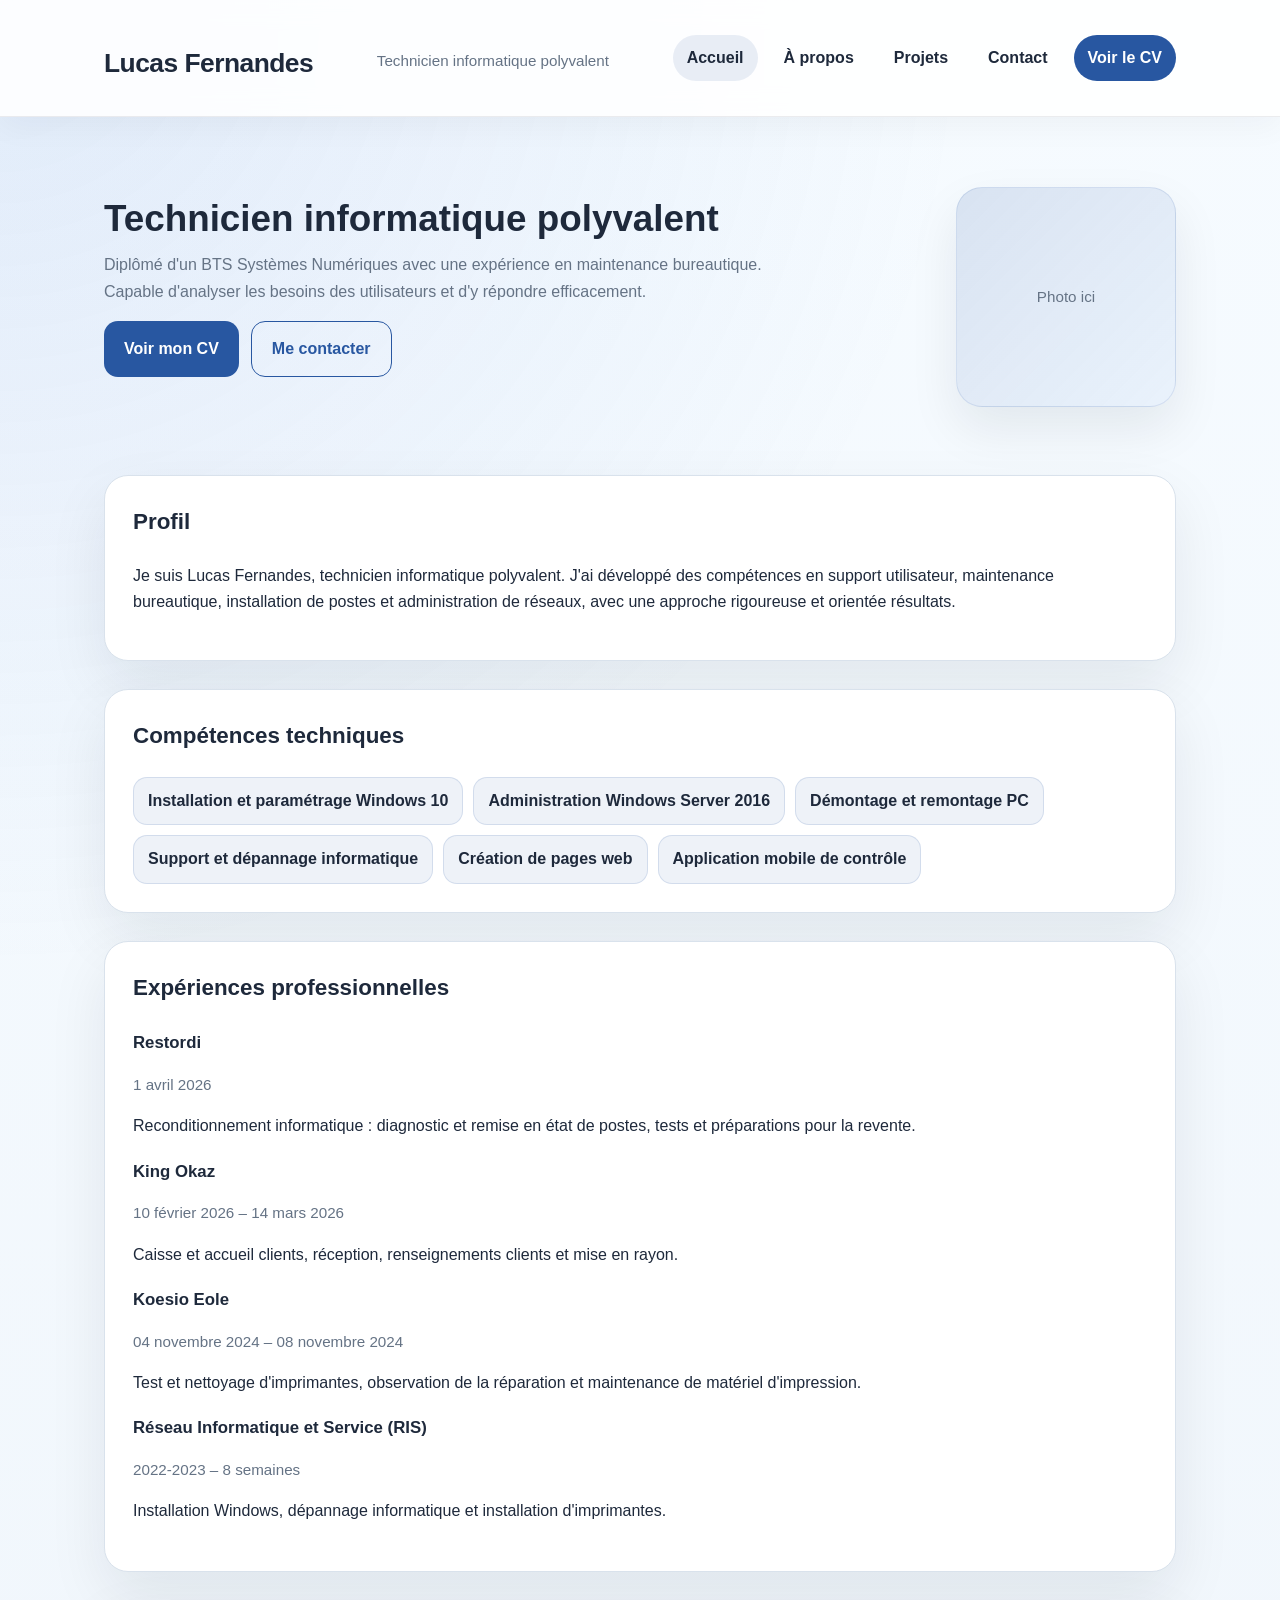
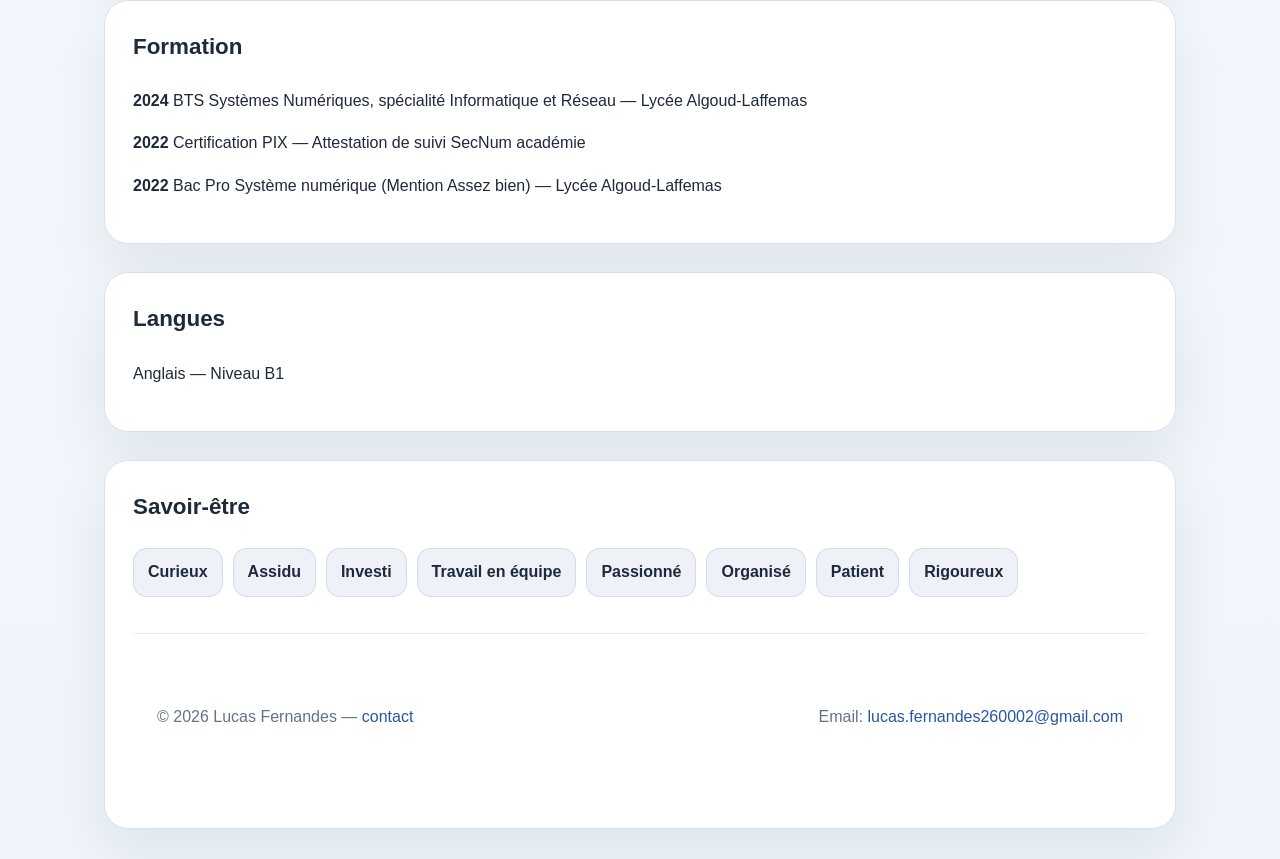
<file: index.html>
<!doctype html>
<html lang="fr">
<head>
	<meta charset="utf-8" />
	<meta name="viewport" content="width=device-width,initial-scale=1" />
	<title>Lucas Fernandes — CV</title>
	<meta name="description" content="CV de Lucas Fernandes — Développeur web" />
	<link rel="stylesheet" href="styles.css" />
	<link rel="icon" href="data:;base64,iVBORw0KGgo=" />
</head>
<body id="top">
	<header class="site-header">
		<div class="container">
			<h1 class="name">Lucas Fernandes</h1>
			<p class="tag">Technicien informatique polyvalent</p>
			<nav class="main-nav">
				<a href="index.html" class="active">Accueil</a>
				<a href="about.html">À propos</a>
				<a href="projets.html">Projets</a>
				<a href="contact.html">Contact</a>
			<a class="download" href="assets/CV%20Lucas%20fernandes.pdf" target="_blank" rel="noopener noreferrer">Voir le CV</a>
		</nav>
		</div>
	</header>

	<main class="container">
		<section class="hero">
			<div class="hero-left">
        <h2>Technicien informatique polyvalent</h2>
        <p>Diplômé d'un BTS Systèmes Numériques avec une expérience en maintenance bureautique. Capable d'analyser les besoins des utilisateurs et d'y répondre efficacement.</p>
        <p class="quicklinks">
          <a class="btn" href="assets/CV%20Lucas%20fernandes.pdf" target="_blank" rel="noopener noreferrer">Voir mon CV</a>
          <a class="btn ghost" href="contact.html">Me contacter</a>
        </p>
      </div>
      <div class="hero-right">
        <div class="photo">Photo ici</div>
      </div>
    </section>

    <section class="summary">
      <h3>Profil</h3>
      <p>Je suis Lucas Fernandes, technicien informatique polyvalent. J'ai développé des compétences en support utilisateur, maintenance bureautique, installation de postes et administration de réseaux, avec une approche rigoureuse et orientée résultats.</p>
    </section>

    <section class="summary">
      <h3>Compétences techniques</h3>
      <ul class="skills">
        <li>Installation et paramétrage Windows 10</li>
        <li>Administration Windows Server 2016</li>
        <li>Démontage et remontage PC</li>
        <li>Support et dépannage informatique</li>
        <li>Création de pages web</li>
        <li>Application mobile de contrôle</li>
      </ul>
    </section>

    <section class="experience">
      <h3>Expériences professionnelles</h3>
      <article>
        <h4>Restordi</h4>
        <p class="muted">1 avril 2026</p>
        <p>Reconditionnement informatique : diagnostic et remise en état de postes, tests et préparations pour la revente.</p>
      </article>
      <article>
        <h4>King Okaz</h4>
        <p class="muted">10 février 2026 – 14 mars 2026</p>
        <p>Caisse et accueil clients, réception, renseignements clients et mise en rayon.</p>
      </article>
      <article>
        <h4>Koesio Eole</h4>
        <p class="muted">04 novembre 2024 – 08 novembre 2024</p>
        <p>Test et nettoyage d'imprimantes, observation de la réparation et maintenance de matériel d'impression.</p>
      </article>
      <article>
        <h4>Réseau Informatique et Service (RIS)</h4>
        <p class="muted">2022-2023 – 8 semaines</p>
        <p>Installation Windows, dépannage informatique et installation d'imprimantes.</p>
      </article>
    </section>

    <section class="summary">
      <h3>Formation</h3>
      <p><strong>2024</strong> BTS Systèmes Numériques, spécialité Informatique et Réseau — Lycée Algoud-Laffemas</p>
      <p><strong>2022</strong> Certification PIX — Attestation de suivi SecNum académie</p>
      <p><strong>2022</strong> Bac Pro Système numérique (Mention Assez bien) — Lycée Algoud-Laffemas</p>
    </section>

    <section class="summary">
      <h3>Langues</h3>
      <p>Anglais — Niveau B1</p>
    </section>

    <section class="summary">
      <h3>Savoir-être</h3>
      <ul class="skills">
        <li>Curieux</li>
        <li>Assidu</li>
        <li>Investi</li>
        <li>Travail en équipe</li>
        <li>Passionné</li>
        <li>Organisé</li>
        <li>Patient</li>
        <li>Rigoureux</li>
      </ul>
	<footer class="site-footer">
		<div class="container">
			<p>© <span id="year"></span> Lucas Fernandes — <a href="contact.html">contact</a></p>
			<p>Email: <a href="mailto:lucas.fernandes260002@gmail.com">lucas.fernandes260002@gmail.com</a></p>
		</div>
	</footer>

	<a href="#top" class="back-to-top" aria-label="Retour en haut">↑</a>

	<script>
		document.getElementById('year').textContent = new Date().getFullYear();
		const backToTop = document.querySelector('.back-to-top');
		window.addEventListener('scroll', function() {
			if (!backToTop) return;
			backToTop.classList.toggle('visible', window.scrollY > 300);
		});
		backToTop.addEventListener('click', function(event) {
			event.preventDefault();
			window.scrollTo({ top: 0, behavior: 'smooth' });
		});
	</script>
</body>
</html>
</file>
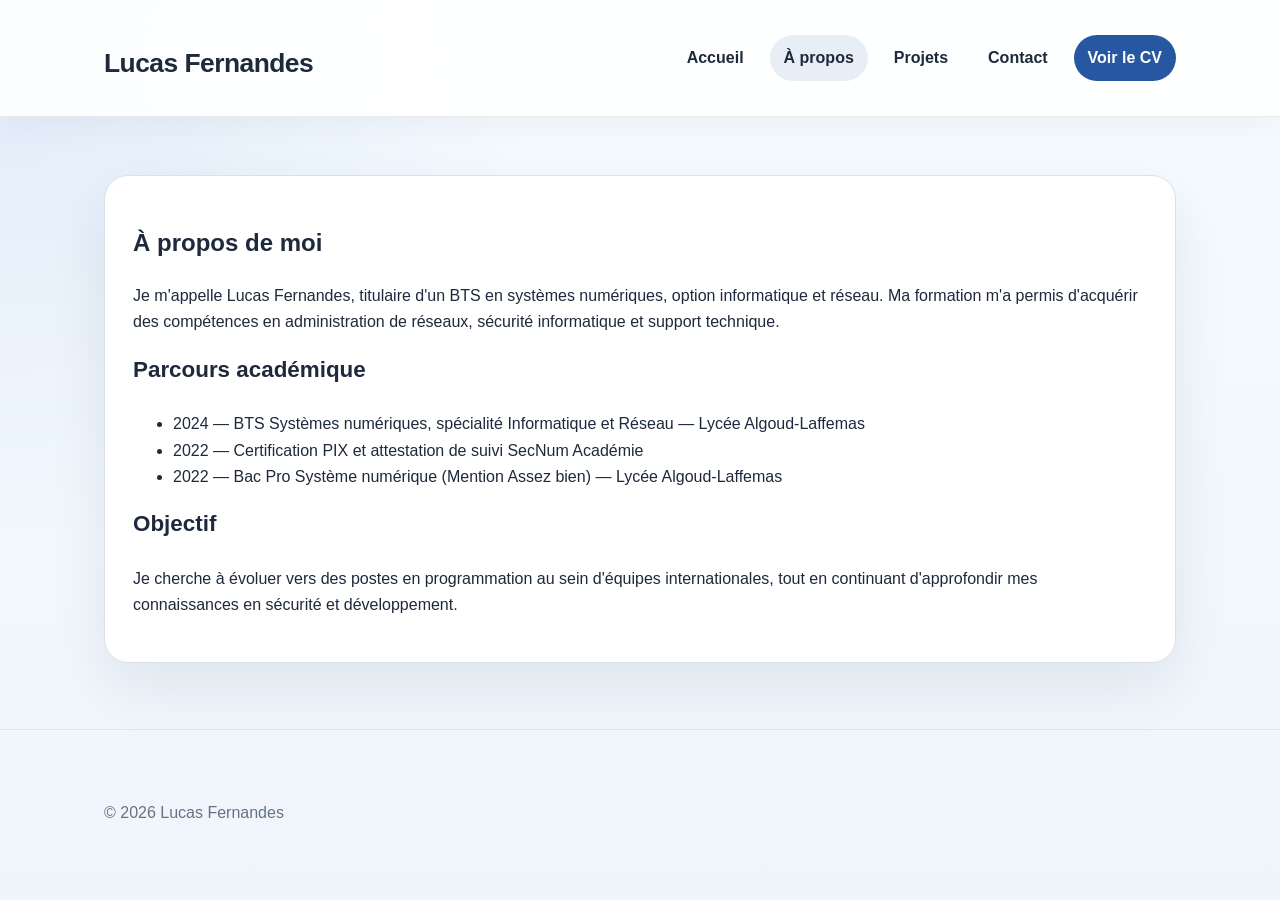
<file: about.html>
<!doctype html>
<html lang="fr">
<head>
  <meta charset="utf-8" />
  <meta name="viewport" content="width=device-width,initial-scale=1" />
  <title>À propos — Lucas Fernandes</title>
  <link rel="stylesheet" href="styles.css" />
</head>
<body>
  <header class="site-header">
    <div class="container">
      <h1 class="name">Lucas Fernandes</h1>
      <nav class="main-nav">
        <a href="index.html">Accueil</a>
        <a href="about.html" class="active">À propos</a>
        <a href="projets.html">Projets</a>
        <a href="contact.html">Contact</a>
        <a class="download" href="assets/CV%20Lucas%20fernandes.pdf" target="_blank" rel="noopener noreferrer">Voir le CV</a>
      </nav>
    </div>
  </header>

  <main class="container">
    <section class="summary">
      <h2>À propos de moi</h2>
      <p>Je m'appelle Lucas Fernandes, titulaire d'un BTS en systèmes numériques, option informatique et réseau. Ma formation m'a permis d'acquérir des compétences en administration de réseaux, sécurité informatique et support technique.</p>

      <h3>Parcours académique</h3>
      <ul>
        <li>2024 — BTS Systèmes numériques, spécialité Informatique et Réseau — Lycée Algoud-Laffemas</li>
        <li>2022 — Certification PIX et attestation de suivi SecNum Académie</li>
        <li>2022 — Bac Pro Système numérique (Mention Assez bien) — Lycée Algoud-Laffemas</li>
      </ul>

      <h3>Objectif</h3>
      <p>Je cherche à évoluer vers des postes en programmation au sein d'équipes internationales, tout en continuant d'approfondir mes connaissances en sécurité et développement.</p>
    </section>
  </main>

  <footer class="site-footer">
    <div class="container">
      <p>© <span id="year">2026</span> Lucas Fernandes</p>
    </div>
  </footer>

  <script>document.getElementById('year').textContent = new Date().getFullYear();</script>
</body>
</html>
</file>
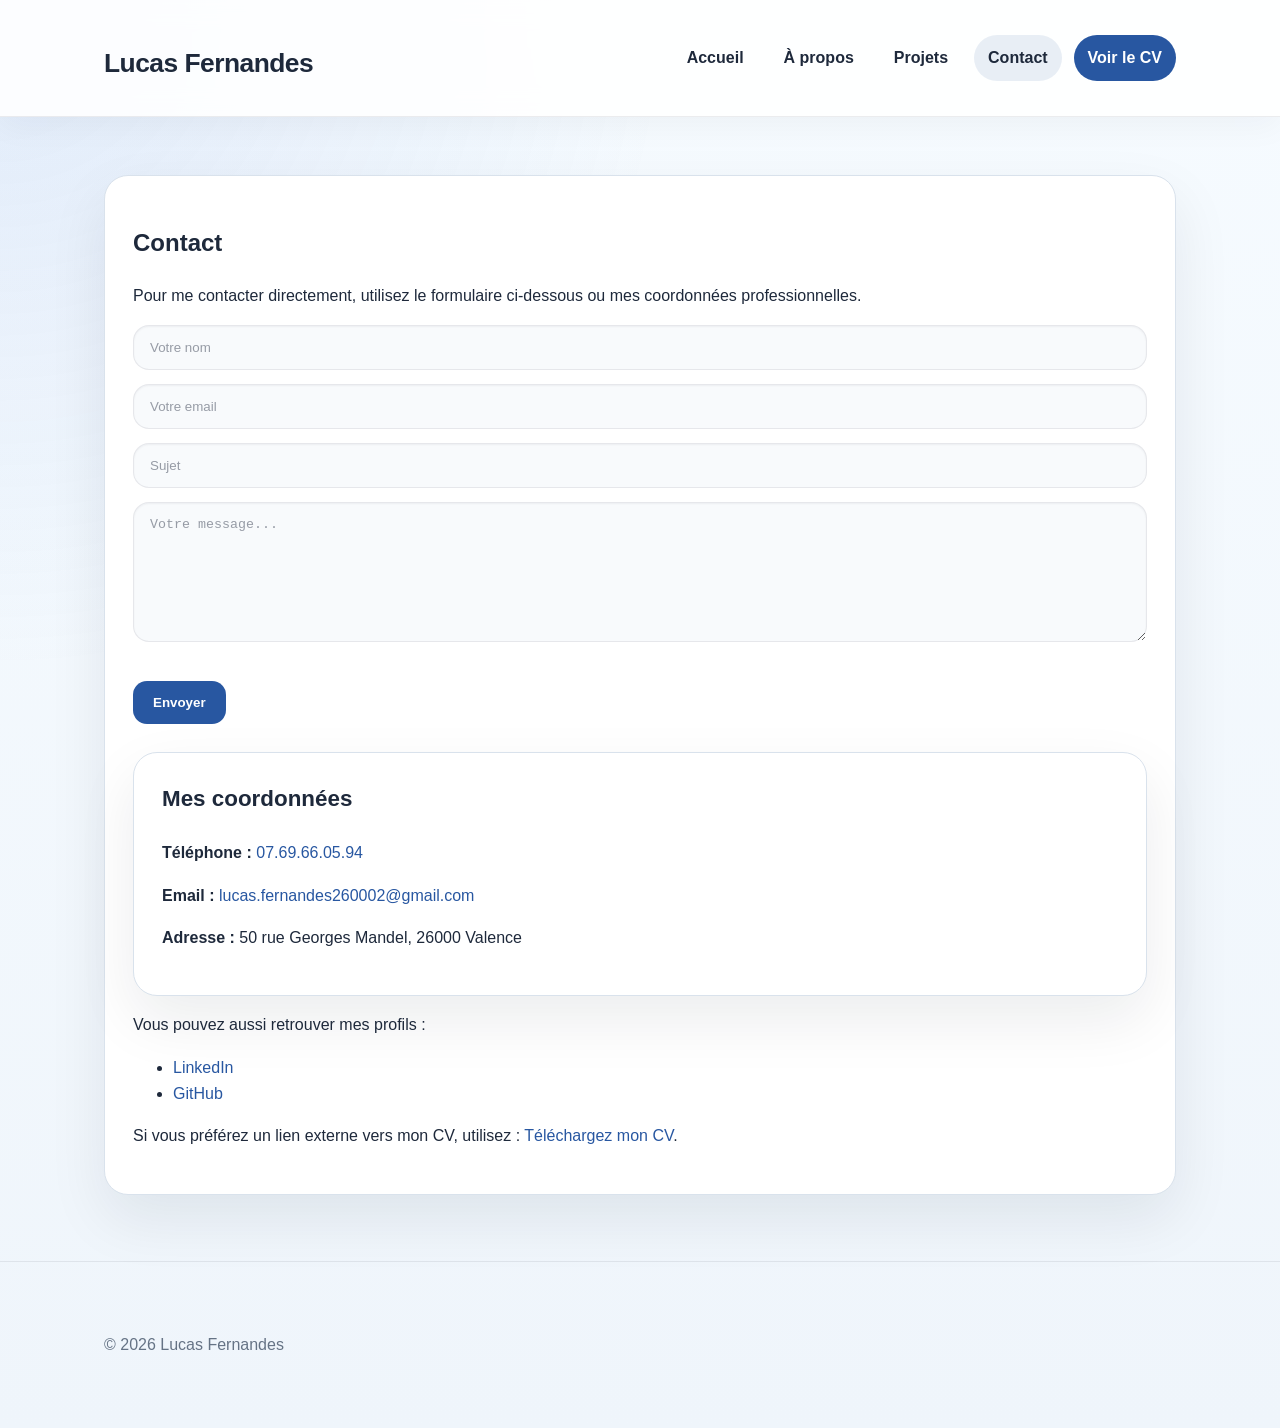
<file: contact.html>
<!doctype html>
<html lang="fr">
<head>
  <meta charset="utf-8" />
  <meta name="viewport" content="width=device-width,initial-scale=1" />
  <title>Contact — Lucas Fernandes</title>
  <link rel="stylesheet" href="styles.css" />
</head>
<body>
  <header class="site-header">
    <div class="container">
      <h1 class="name">Lucas Fernandes</h1>
      <nav class="main-nav">
        <a href="index.html">Accueil</a>
        <a href="about.html">À propos</a>
        <a href="projets.html">Projets</a>
        <a href="contact.html" class="active">Contact</a>
        <a class="download" href="assets/CV%20Lucas%20fernandes.pdf" target="_blank" rel="noopener noreferrer">Voir le CV</a>
      </nav>
    </div>
  </header>

  <main class="container">
    <section class="summary">
      <h2>Contact</h2>
      <p>Pour me contacter directement, utilisez le formulaire ci‑dessous ou mes coordonnées professionnelles.</p>

      <form id="contact-form">
        <input type="text" name="from_name" required placeholder="Votre nom" />
        <input type="email" name="from_email" required placeholder="Votre email" />
        <input type="text" name="subject" placeholder="Sujet" />
        <textarea name="message" rows="6" required placeholder="Votre message..."></textarea>
        <p>
          <button type="submit" class="btn">Envoyer</button>
          <button type="button" id="copy-email" class="btn ghost" style="display:none;margin-left:8px">Copier l'adresse</button>
          <span id="form-status" class="muted" style="margin-left:10px"></span>
        </p>
      </form>

      <div class="summary">
        <h3>Mes coordonnées</h3>
        <p><strong>Téléphone :</strong> <a href="tel:+33769660594">07.69.66.05.94</a></p>
        <p><strong>Email :</strong> <a href="mailto:lucas.fernandes260002@gmail.com">lucas.fernandes260002@gmail.com</a></p>
        <p><strong>Adresse :</strong> 50 rue Georges Mandel, 26000 Valence</p>
      </div>

      <p>Vous pouvez aussi retrouver mes profils :</p>
      <ul>
        <li><a href="https://www.linkedin.com/in/lucas-fernandes-5270792b8/" target="_blank" rel="noreferrer">LinkedIn</a></li>
        <li><a href="https://github.com/Kazukoo12?tab=overview&from=2025-12-01&to=2025-12-31" target="_blank" rel="noreferrer">GitHub</a></li>
      </ul>
      <p>Si vous préférez un lien externe vers mon CV, utilisez : <a href="assets/CV%20Lucas%20fernandes.pdf" target="_blank">Téléchargez mon CV</a>.</p>
    </section>

  </main>

  <script>
    // Envoi via mailto: ouvre le client mail local avec les champs préremplis
    const RECIPIENT = 'lucas.fernandes260002@gmail.com';
    const form = document.getElementById('contact-form');
    const status = document.getElementById('form-status');

    const copyBtn = document.getElementById('copy-email');

    form.addEventListener('submit', function(e){
      e.preventDefault();
      const name = form.from_name.value || '';
      const fromEmail = form.from_email.value || '';
      const subject = form.subject.value || '(sans sujet)';
      const body = `Nom: ${name}\nEmail: ${fromEmail}\n\n${form.message.value}`;

      const mailto = 'mailto:' + encodeURIComponent(RECIPIENT) +
        '?subject=' + encodeURIComponent(subject) +
        '&body=' + encodeURIComponent(body);

      status.textContent = 'Ouverture du client mail... Si rien ne se passe, cliquez sur "Copier l\'adresse".';
      // Affiche le bouton de copie au cas où le client mail n'ouvre pas
      copyBtn.style.display = 'inline-block';

      // Essaye d'ouvrir le client mail local
      window.location.href = mailto;
    });

    copyBtn.addEventListener('click', function(){
      navigator.clipboard.writeText('lucas.fernandes260002@gmail.com').then(function(){
        status.textContent = 'Adresse copiée dans le presse-papiers.';
      }).catch(function(){
        // Fallback si clipboard non disponible
        const range = document.createRange();
        const node = document.createTextNode('lucas.fernandes260002@gmail.com');
        document.body.appendChild(node);
        range.selectNode(node);
        window.getSelection().removeAllRanges();
        window.getSelection().addRange(range);
        try{
          document.execCommand('copy');
          status.textContent = 'Adresse copiée dans le presse-papiers.';
        }catch(err){
          status.textContent = 'Impossible de copier automatiquement. Voici l\'adresse : lucas.fernandes260002@gmail.com';
        }
        window.getSelection().removeAllRanges();
        document.body.removeChild(node);
      });
    });
  </script>
  </main>

  <footer class="site-footer">
    <div class="container">
      <p>© <span id="year">2026</span> Lucas Fernandes</p>
    </div>
  </footer>

  <script>document.getElementById('year').textContent = new Date().getFullYear();</script>
</body>
</html>
</file>
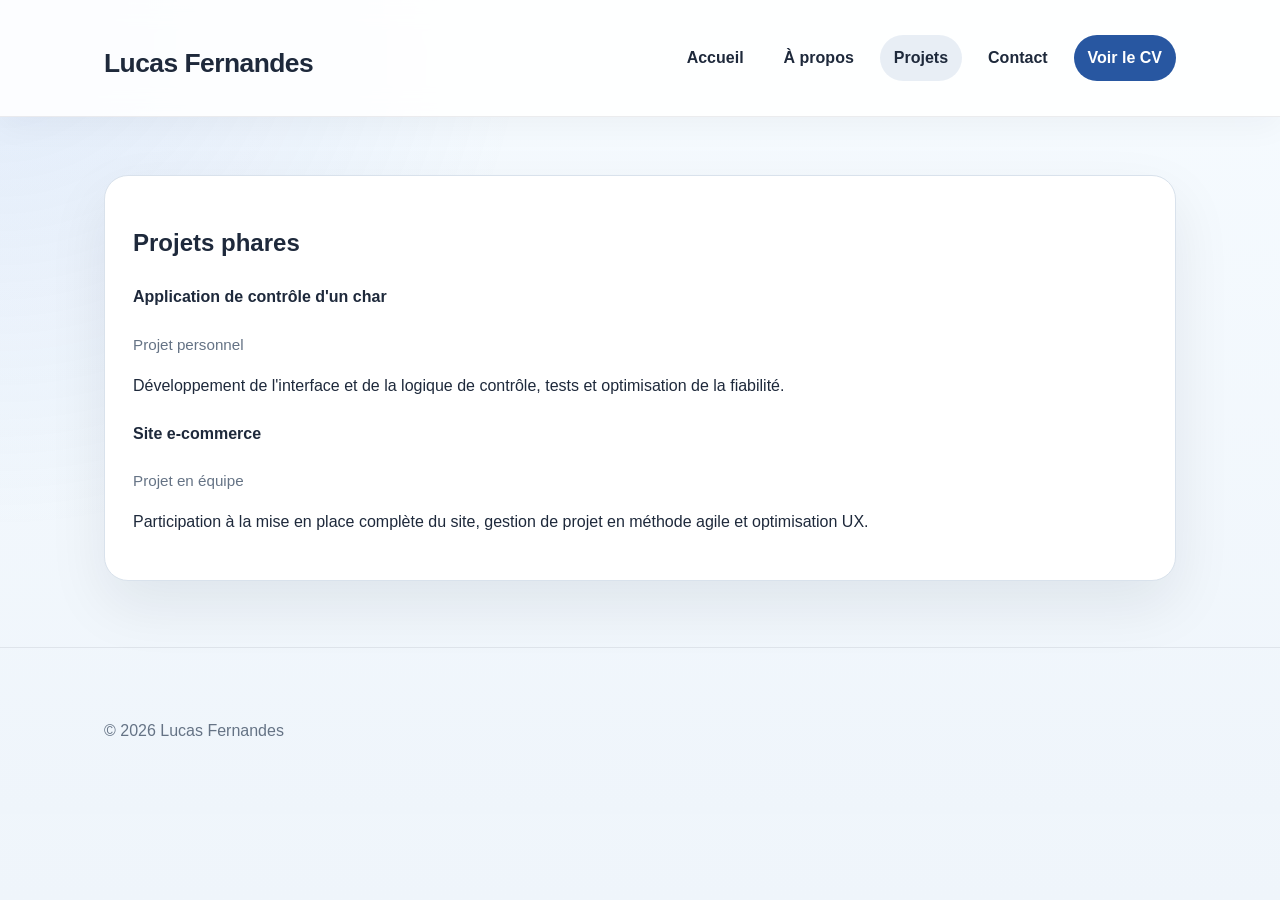
<file: projets.html>
<!doctype html>
<html lang="fr">
<head>
  <meta charset="utf-8" />
  <meta name="viewport" content="width=device-width,initial-scale=1" />
  <title>Projets — Lucas Fernandes</title>
  <link rel="stylesheet" href="styles.css" />
</head>
<body>
  <header class="site-header">
    <div class="container">
      <h1 class="name">Lucas Fernandes</h1>
      <nav class="main-nav">
        <a href="index.html">Accueil</a>
        <a href="about.html">À propos</a>
        <a href="projets.html" class="active">Projets</a>
        <a href="contact.html">Contact</a>
        <a class="download" href="assets/CV%20Lucas%20fernandes.pdf" target="_blank" rel="noopener noreferrer">Voir le CV</a>
      </nav>
    </div>
  </header>

  <main class="container">
    <section class="summary">
      <h2>Projets phares</h2>
      <div class="projects-list">
        <article style="margin-bottom:12px">
          <h4>Application de contrôle d'un char</h4>
          <p class="muted">Projet personnel</p>
          <p>Développement de l'interface et de la logique de contrôle, tests et optimisation de la fiabilité.</p>
        </article>
        <article style="margin-bottom:12px">
          <h4>Site e-commerce</h4>
          <p class="muted">Projet en équipe</p>
          <p>Participation à la mise en place complète du site, gestion de projet en méthode agile et optimisation UX.</p>
        </article>
      </div>
    </section>
  </main>

  <footer class="site-footer">
    <div class="container">
      <p>© <span id="year">2026</span> Lucas Fernandes</p>
    </div>
  </footer>

  <script>document.getElementById('year').textContent = new Date().getFullYear();</script>
</body>
</html>
</file>
<file: styles.css>
/* Thème sombre, mise en page responsive */
:root{
  --bg:#eff5fb;
  --card:#ffffff;
  --muted:#657385;
  --accent:#2857a1;
  --accent-light:#3d74c0;
  --text:#1e293b;
  --border:#d9e2ec;
  --shadow:0 24px 60px rgba(15,23,42,0.08);
  --max-width:1120px;
}
*{box-sizing:border-box}
html,body{min-height:100%;margin:0;font-family:Inter,Segoe UI,Helvetica,Arial,sans-serif;background:radial-gradient(circle at top left, rgba(66,123,212,0.12), transparent 35%), linear-gradient(180deg, #f6fbff 0%, #eff5fb 100%);color:var(--text);line-height:1.65}
a{color:var(--accent);text-decoration:none;transition:color 0.2s}
a:hover{color:var(--accent-light)}
.container{max-width:var(--max-width);margin:0 auto;padding:30px 24px}
.site-header{border-bottom:1px solid rgba(17,24,39,0.08);background:rgba(255,255,255,0.88);backdrop-filter:blur(12px);box-shadow:0 10px 30px rgba(15,23,42,0.04)}
.site-header .container{display:flex;align-items:center;justify-content:space-between;gap:20px}
.name{margin:12px 0 0;font-size:1.65rem;color:var(--text);font-weight:800;letter-spacing:-0.02em}
.tag{margin:6px 0 0;color:var(--muted);font-size:0.95rem;font-weight:500}
.main-nav{display:flex;flex-wrap:wrap;gap:12px;align-items:center}
.main-nav a{color:var(--text);text-decoration:none;padding:10px 14px;border-radius:999px;font-weight:600;transition:background 0.2s,color 0.2s}
.main-nav a.active, .main-nav a:hover{background:rgba(40,87,161,0.1)}
.main-nav a.download{background:var(--accent);color:#ffffff}
.hero{display:flex;gap:32px;align-items:center;padding:40px 0}
.hero-left{flex:1;min-width:260px}
.hero-right{width:220px;min-width:220px}
.photo{width:220px;height:220px;background:linear-gradient(135deg, rgba(40,87,161,0.14), rgba(66,123,212,0.06));border-radius:26px;display:flex;align-items:center;justify-content:center;color:var(--muted);border:1px solid rgba(40,87,161,0.12);font-size:0.95rem;box-shadow:0 22px 50px rgba(15,23,42,0.08)}
.hero h2{margin:0 0 14px;font-size:2.3rem;line-height:1.05}
.hero p{margin:0 0 16px;color:var(--muted);max-width:700px}
.quicklinks{display:flex;flex-wrap:wrap;gap:12px}
.btn{display:inline-flex;align-items:center;justify-content:center;gap:8px;padding:14px 20px;border-radius:14px;background:var(--accent);color:#ffffff;font-weight:700;border:none;cursor:pointer;transition:background 0.2s, transform 0.2s, box-shadow 0.2s}
.btn:hover{background:var(--accent-light);transform:translateY(-1px);box-shadow:0 12px 24px rgba(40,87,161,0.18)}
.btn.ghost{background:transparent;border:1px solid var(--accent);color:var(--accent)}
.summary, .experience{margin-top:28px;padding:28px;background:var(--card);border-radius:24px;border:1px solid var(--border);box-shadow:var(--shadow)}
.summary h3, .experience h3{margin-top:0;color:var(--text);font-size:1.4rem}
.skills{display:flex;flex-wrap:wrap;gap:10px;list-style:none;padding:0;margin:16px 0 0}
.skills li{background:rgba(40,87,161,0.08);padding:10px 14px;border-radius:14px;color:var(--text);border:1px solid rgba(40,87,161,0.14);font-weight:600}
.experience article{margin-bottom:18px}
.experience h4{margin:0 0 6px;font-size:1.05rem}
.muted{color:var(--muted);font-size:0.95rem}
.site-footer{border-top:1px solid rgba(17,24,39,0.08);margin-top:36px;padding:24px 0;color:var(--muted)}
.site-footer .container{display:flex;flex-wrap:wrap;gap:16px;justify-content:space-between;align-items:center}

.back-to-top{position:fixed;right:24px;bottom:24px;width:48px;height:48px;background:var(--accent);color:#fff;border-radius:50%;display:flex;align-items:center;justify-content:center;text-decoration:none;box-shadow:0 20px 40px rgba(15,23,42,0.16);opacity:0;visibility:hidden;transform:translateY(18px);transition:opacity .25s ease,transform .25s ease,visibility .25s ease;z-index:20;font-size:1.4rem}
.back-to-top.visible{opacity:1;visibility:visible;transform:translateY(0)}
.back-to-top:hover{background:var(--accent-light)}

/* Form styles */
form input[type="text"], form input[type="email"], form textarea{width:100%;padding:14px 16px;border-radius:16px;border:1px solid rgba(17,24,39,0.08);background:rgba(248,250,252,0.95);color:var(--text);margin-bottom:14px;box-shadow:inset 0 1px 2px rgba(15,23,42,0.05)}
form input::placeholder, form textarea::placeholder{color:rgba(30,41,59,0.45)}
form textarea{resize:vertical;min-height:140px}
form button{cursor:pointer;padding:12px 18px;border-radius:14px;border:none;background:var(--accent);color:#fff;font-weight:700;transition:background 0.2s, transform 0.2s}
form button:hover{background:var(--accent-light);transform:translateY(-1px)}

@media(max-width:900px){
  .site-header .container{flex-direction:column;align-items:flex-start}
  .hero{flex-direction:column}
  .hero-right{width:100%;min-width:auto}
  .photo{width:100%;height:220px;border-radius:26px}
}
@media(max-width:640px){
  .container{padding:20px}
  .hero h2{font-size:1.9rem}
  .main-nav{gap:10px}
  .summary, .experience{padding:22px}
}
</file>
